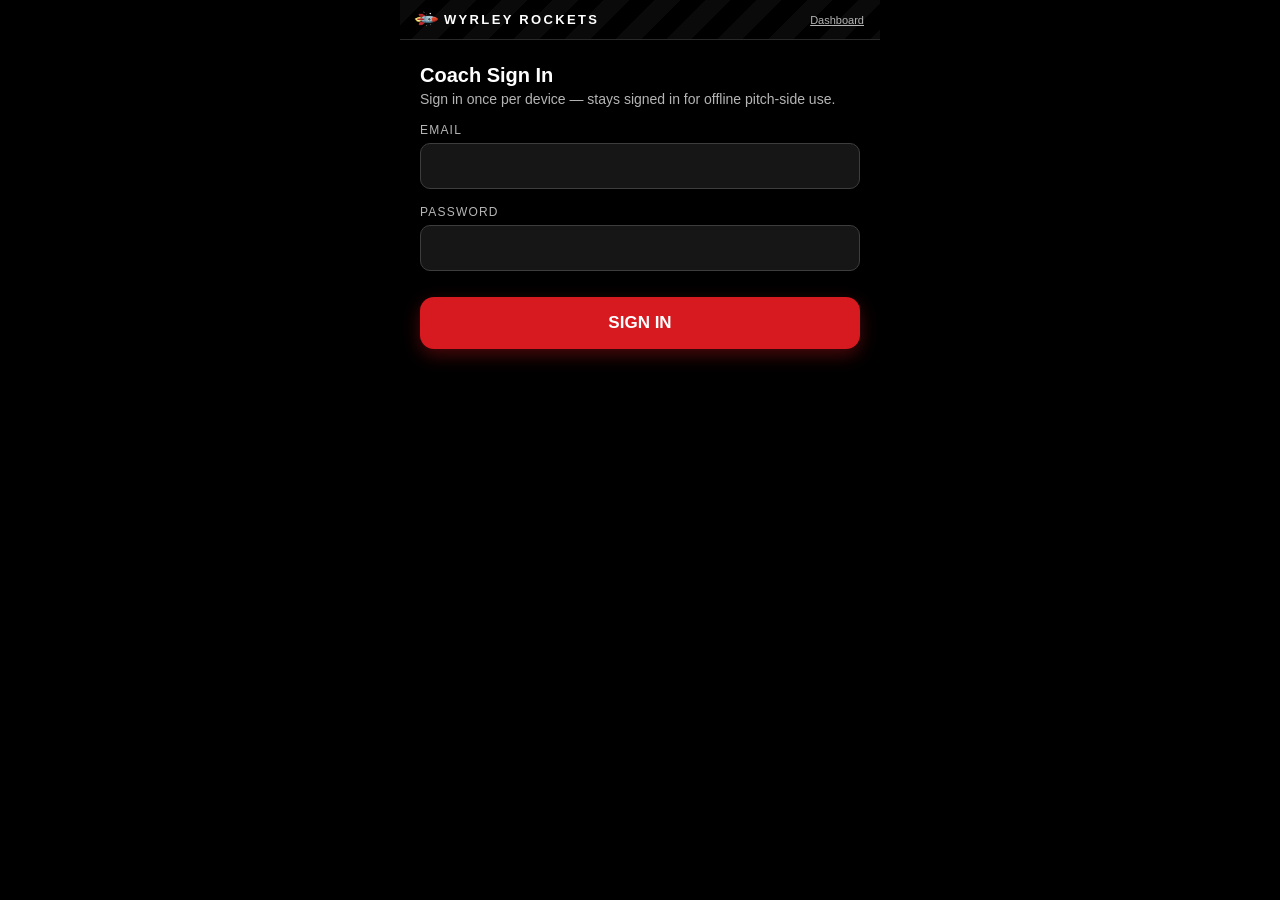
<file: index.html>
<!DOCTYPE html>
<html lang="en">
<head>
<meta charset="UTF-8" />
<meta http-equiv="refresh" content="0; url=/record/" />
<title>Redirecting…</title>
<script>location.replace("/record/");</script>
</head>
<body>
<p>Redirecting to <a href="/record/">the recorder</a>…</p>
</body>
</html>
</file>
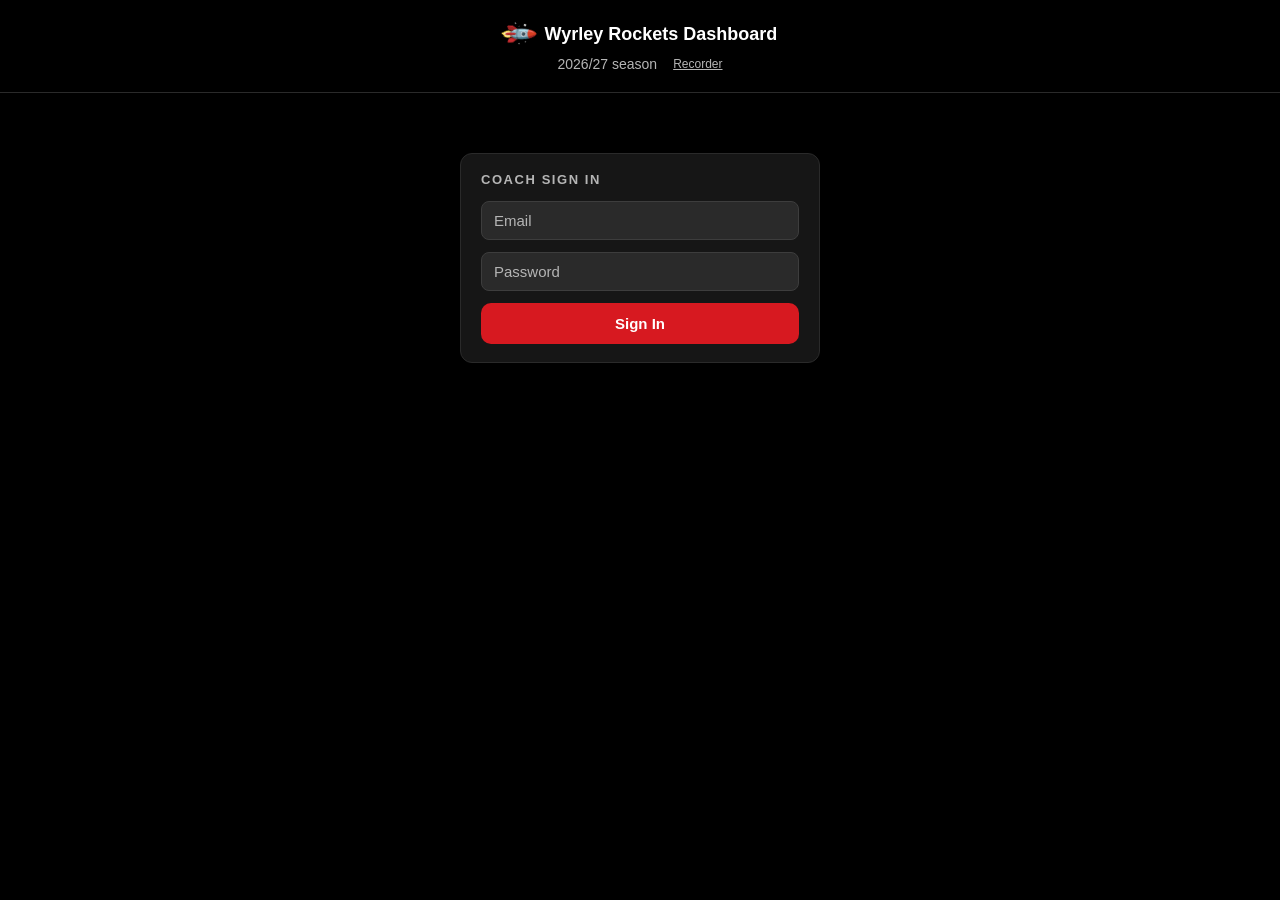
<file: dashboard/index.html>
<!DOCTYPE html>
<html lang="en">
<head>
<meta charset="UTF-8" />
<meta name="viewport" content="width=device-width, initial-scale=1" />
<title>Wyrley Rockets — Dashboard</title>
<link rel="icon" type="image/png" href="../record/icon-192.png" />
<style>
  :root {
    --void: #000000;
    --panel: #161616;
    --white: #ffffff;
    --silver: #b5b5b5;
    --steel: #2a2a2a;
    --steel-light: #3d3d3d;
    --red: #d71920;
    --red-dark: #a30f17;
    /* Second accent, alongside red — reserved for the Awards theme
       (trophy/gold) and the Draw badge, kept distinct from red so
       red's "us"/primary meaning stays unambiguous. */
    --gold: #e8b04b;
    --gold-dark: #b8842e;
    /* Win badge only. Dark enough for the white "W" to stay legible
       (~5:1, same as white on --red). */
    --green: #15803d;
  }
  * { box-sizing: border-box; }
  body {
    margin: 0;
    background: var(--void);
    color: var(--white);
    font-family: -apple-system, BlinkMacSystemFont, "Segoe UI", Roboto, sans-serif;
  }
  header {
    background: var(--void);
    color: var(--white);
    padding: 20px;
    border-bottom: 1px solid var(--steel);
    display: flex;
    flex-direction: column;
    align-items: center;
    gap: 8px;
  }
  .header-brand {
    display: flex;
    align-items: center;
    gap: 12px;
  }
  header .rocket { font-size: 24px; transform: rotate(45deg); }
  header h1 {
    margin: 0;
    font-size: 18px;
    font-weight: 700;
    white-space: nowrap;
  }
  header .season {
    color: var(--silver);
    font-size: 14px;
    flex-shrink: 0;
  }
  main {
    max-width: 900px;
    margin: 0 auto;
    padding: 24px 20px 60px;
  }
  .panel {
    background: var(--panel);
    border: 1px solid var(--steel);
    border-radius: 12px;
    padding: 18px 20px;
    margin-bottom: 24px;
  }
  /* --- Headline stat cards: matches played / goals scored / clean
     sheets / win rate. 2 columns per the reference layout, muted label
     above a large bold number - deliberately no per-card colour so the
     grid reads as one flat unit; red/gold stay reserved for Top
     Scorers' bars and the result badges elsewhere on the page. --- */
  .stat-grid {
    display: grid;
    grid-template-columns: 1fr 1fr;
    gap: 14px;
    margin-bottom: 24px;
  }
  .stat-card {
    background: var(--panel);
    border: 1px solid var(--steel);
    border-radius: 12px;
    padding: 20px;
  }
  .stat-card-label {
    font-size: 13px;
    color: var(--silver);
    margin-bottom: 8px;
  }
  .stat-card-value {
    font-size: 32px;
    font-weight: 700;
    color: var(--white);
    line-height: 1;
  }
  /* --- Top scorers: squad-number badge + name + proportional bar +
     count, sorted descending. Bar width is relative to the top
     scorer's count (first row = 100%). --- */
  .scorer-row {
    display: flex;
    align-items: center;
    gap: 12px;
    padding: 10px 0;
  }
  .scorer-row:not(:last-child) {
    border-bottom: 1px solid var(--steel);
  }
  .scorer-name {
    width: 92px;
    flex-shrink: 0;
    font-size: 15px;
    font-weight: 600;
    overflow: hidden;
    text-overflow: ellipsis;
    white-space: nowrap;
  }
  .scorer-bar-track {
    flex: 1;
    height: 8px;
    border-radius: 999px;
    background: var(--steel);
    overflow: hidden;
  }
  .scorer-bar-fill {
    height: 100%;
    background: var(--red);
    border-radius: 999px;
  }
  .scorer-count {
    width: 26px;
    flex-shrink: 0;
    text-align: right;
    font-size: 15px;
    font-weight: 700;
  }
  /* --- Recent results: compact row list (opponent left, result+score
     right) - a quick-glance summary above the full filterable Results
     table further down the page. --- */
  .recent-result-row {
    display: flex;
    align-items: center;
    justify-content: space-between;
    gap: 10px;
    background: var(--steel);
    border-radius: 10px;
    padding: 12px 14px;
    margin-bottom: 8px;
    font-size: 15px;
    font-weight: 600;
  }
  .recent-result-row:last-child { margin-bottom: 0; }
  .recent-result-score {
    display: flex;
    align-items: center;
    gap: 8px;
    flex-shrink: 0;
  }
  .panel h2 {
    font-size: 13px;
    text-transform: uppercase;
    letter-spacing: 0.12em;
    color: var(--silver);
    margin: 0 0 14px;
  }
  .panel h2.gold-heading { color: var(--gold); }
  .panel-header {
    display: flex;
    align-items: center;
    justify-content: space-between;
    flex-wrap: wrap;
    gap: 10px;
  }
  .panel-header h2 { margin: 0 0 14px; }
  .filters {
    display: flex;
    gap: 8px;
    flex-wrap: wrap;
    margin-bottom: 14px;
  }
  .filters select {
    padding: 6px 10px;
    border: 1px solid var(--steel-light);
    border-radius: 8px;
    background: var(--steel);
    color: var(--white);
    font-size: 13px;
    cursor: pointer;
  }
  .table-scroll {
    overflow-x: auto;
    -webkit-overflow-scrolling: touch;
  }
  table {
    width: 100%;
    border-collapse: collapse;
    font-size: 15px;
  }
  th, td {
    text-align: left;
    padding: 9px 6px;
    border-bottom: 1px solid var(--steel);
    white-space: nowrap;
  }
  th {
    color: var(--silver);
    font-weight: 600;
    font-size: 12px;
    text-transform: uppercase;
  }
  td.num, th.num { text-align: center; }
  .number-badge {
    display: inline-flex;
    align-items: center;
    justify-content: center;
    min-width: 22px;
    height: 22px;
    border-radius: 6px;
    background: var(--white);
    color: var(--void);
    font-size: 12px;
    font-weight: 800;
    margin-right: 8px;
  }
  .result-badge {
    display: inline-block;
    width: 22px;
    height: 22px;
    line-height: 22px;
    text-align: center;
    border-radius: 6px;
    font-weight: 700;
    font-size: 12px;
    color: var(--white);
  }
  .result-W { background: var(--green); }
  .result-D { background: var(--gold); color: var(--void); }
  .result-L { background: var(--red); }
  .award-pill {
    display: inline-block;
    padding: 3px 10px;
    border-radius: 999px;
    background: rgba(232, 176, 75, 0.15);
    color: var(--gold);
    font-size: 12px;
    font-weight: 700;
  }
  .empty-state {
    color: var(--silver);
    font-size: 14px;
    padding: 12px 0;
  }
  .chart-svg {
    width: 100%;
    height: auto;
    display: block;
    overflow: visible;
  }
  .chart-gridline {
    stroke: var(--steel);
    stroke-width: 1;
  }
  .chart-axis-text {
    font-size: 10px;
    fill: var(--silver);
    font-family: inherit;
  }
  .chart-bar {
    fill: var(--red);
  }
  .chart-bar:hover {
    fill: var(--gold);
  }
  .tabs {
    display: flex;
    gap: 4px;
    margin-bottom: 20px;
    border-bottom: 1px solid var(--steel);
  }
  .tab-btn {
    background: none;
    border: none;
    padding: 10px 14px;
    margin-bottom: -1px;
    font-size: 14px;
    font-weight: 600;
    color: var(--silver);
    cursor: pointer;
    border-bottom: 2px solid transparent;
  }
  .tab-btn.active {
    color: var(--white);
    border-bottom-color: var(--red);
  }
  .tab-panel.hidden { display: none; }
  .score-link {
    background: none;
    border: none;
    padding: 0;
    font: inherit;
    font-weight: inherit;
    color: var(--red);
    text-decoration: underline;
    text-decoration-style: dotted;
    text-underline-offset: 3px;
    cursor: pointer;
  }
  .score-link:hover { color: var(--gold); }
  .report-card {
    background: var(--steel);
    border: 1px solid var(--steel-light);
    border-radius: 10px;
    padding: 14px 16px;
    margin-bottom: 12px;
    transition: background-color 0.3s ease, border-color 0.3s ease;
  }
  .report-card.highlight {
    background-color: var(--steel-light);
    border-color: var(--red);
  }
  .report-card:last-child { margin-bottom: 0; }
  .report-card-header {
    display: flex;
    align-items: center;
    justify-content: space-between;
    gap: 10px;
    margin-bottom: 6px;
  }
  .report-card-meta {
    font-size: 12px;
    font-weight: 700;
    text-transform: uppercase;
    letter-spacing: 0.06em;
    color: var(--silver);
  }
  .copy-btn {
    flex-shrink: 0;
    padding: 5px 12px;
    border: 1px solid var(--steel-light);
    border-radius: 8px;
    background: var(--panel);
    color: var(--white);
    font-size: 12px;
    font-weight: 600;
    cursor: pointer;
  }
  .copy-btn:hover { background: var(--steel-light); }
  .copy-btn:disabled { color: var(--silver); cursor: default; }
  .report-card-text {
    margin: 0;
    font-size: 14px;
    line-height: 1.5;
    white-space: pre-wrap;
    color: var(--white);
  }
  .config-notice {
    background: var(--panel);
    border: 1px dashed var(--steel-light);
    border-radius: 10px;
    padding: 14px 16px;
    font-size: 14px;
    margin-bottom: 24px;
    color: var(--silver);
  }
  code {
    background: rgba(255,255,255,0.08);
    padding: 2px 5px;
    border-radius: 4px;
    color: var(--white);
  }
  .hidden { display: none !important; }
  .login-card {
    max-width: 360px;
    margin: 60px auto;
  }
  .login-card input {
    width: 100%;
    padding: 10px 12px;
    margin-bottom: 12px;
    border: 1px solid var(--steel-light);
    border-radius: 8px;
    font-size: 15px;
    box-sizing: border-box;
    background: var(--steel);
    color: var(--white);
  }
  .login-card input::placeholder { color: var(--silver); }
  .login-card button {
    width: 100%;
    padding: 12px;
    border: none;
    border-radius: 10px;
    background: var(--red);
    color: var(--white);
    font-weight: 700;
    font-size: 15px;
    cursor: pointer;
  }
  .login-card button:hover { background: var(--red-dark); }
  .login-card #login-error {
    background: var(--void);
    border: 1px solid var(--red);
    border-radius: 8px;
    color: var(--white);
    padding: 8px 10px;
    font-weight: 600;
  }
  .header-nav {
    display: flex;
    align-items: center;
    flex-wrap: wrap;
    justify-content: center;
    gap: 16px;
  }
  .recorder-link,
  .logout-link {
    background: none;
    border: none;
    color: var(--silver);
    font-size: 12px;
    text-decoration: underline;
    cursor: pointer;
  }
</style>
</head>
<body>
<header>
  <div class="header-brand">
    <span class="rocket">🚀</span>
    <h1>Wyrley Rockets Dashboard</h1>
  </div>
  <div class="header-nav">
    <span class="season" id="season-label"></span>
    <!-- Same-origin, no target="_blank" — as an installed PWA the recorder
         has no address bar to type into, so this needs to be an in-app
         link that stays within the standalone window rather than popping
         a full browser tab open. -->
    <a class="recorder-link" href="../record/">Recorder</a>
    <button type="button" class="logout-link hidden" id="logout-btn">Sign out</button>
  </div>
</header>

<div id="login-screen" class="panel login-card">
  <h2>Coach Sign In</h2>
  <input id="login-email" type="email" autocomplete="username" placeholder="Email" />
  <input id="login-password" type="password" autocomplete="current-password" placeholder="Password" />
  <p id="login-error" class="empty-state hidden"></p>
  <button id="login-btn">Sign In</button>
</div>

<main id="dashboard-content" class="hidden">
  <div id="config-notice" class="config-notice hidden">
    Add your Supabase URL and anon key at the top of <code>dashboard/app.js</code> to load live data.
  </div>

  <div class="tabs">
    <button type="button" class="tab-btn active" data-tab="overview">Overview</button>
    <button type="button" class="tab-btn" data-tab="reports">Match Reports</button>
  </div>

  <div id="tab-overview" class="tab-panel">
    <div class="stat-grid">
      <div class="stat-card">
        <div class="stat-card-label">Matches played</div>
        <div class="stat-card-value" id="stat-matches-played">0</div>
      </div>
      <div class="stat-card">
        <div class="stat-card-label">Goals scored</div>
        <div class="stat-card-value" id="stat-goals-scored">0</div>
      </div>
      <div class="stat-card">
        <div class="stat-card-label">Clean sheets</div>
        <div class="stat-card-value" id="stat-clean-sheets">0</div>
      </div>
      <div class="stat-card">
        <div class="stat-card-label">Win rate</div>
        <div class="stat-card-value" id="stat-win-rate">0%</div>
      </div>
    </div>

    <div class="panel">
      <h2>Top scorers</h2>
      <div id="top-scorers-list"></div>
      <div id="top-scorers-empty" class="empty-state hidden">No goals recorded yet.</div>
    </div>

    <div class="panel">
      <h2>Recent results</h2>
      <div id="recent-results-list"></div>
      <div id="recent-results-empty" class="empty-state hidden">No completed matches yet.</div>
    </div>

    <div class="panel">
      <h2>Goals per Match</h2>
      <svg id="goals-chart" class="chart-svg" viewBox="0 0 600 200"></svg>
      <div id="goals-chart-empty" class="empty-state hidden">No completed matches yet.</div>
    </div>

    <div class="panel">
      <h2>Player Stats</h2>
      <div class="table-scroll">
        <table id="stats-table">
          <thead>
            <tr><th>Player</th><th class="num">Apps</th><th class="num">Goals</th><th class="num">Assists</th><th class="num">Saves</th></tr>
          </thead>
          <tbody id="stats-body"></tbody>
        </table>
      </div>
      <div id="stats-empty" class="empty-state hidden">No matches recorded yet.</div>
    </div>

    <div class="panel">
      <div class="panel-header">
        <h2>All results</h2>
        <div class="filters">
          <select id="filter-venue">
            <option value="">All Venues</option>
          </select>
          <select id="filter-result">
            <option value="">All Results</option>
            <option value="W">Win</option>
            <option value="D">Draw</option>
            <option value="L">Loss</option>
          </select>
          <select id="filter-competition">
            <option value="">All Competitions</option>
            <option value="League">League</option>
            <option value="Cup">Cup</option>
            <option value="Friendly">Friendly</option>
            <option value="Tournament">Tournament</option>
          </select>
        </div>
      </div>
      <div class="table-scroll">
        <table id="results-table">
          <thead>
            <tr><th>Date</th><th>Opposition</th><th>Venue</th><th>Competition</th><th class="num">Score</th><th class="num">Result</th></tr>
          </thead>
          <tbody id="results-body"></tbody>
        </table>
      </div>
      <div id="results-empty" class="empty-state hidden">No completed matches yet.</div>
      <div id="results-filtered-empty" class="empty-state hidden">No results match the selected filters.</div>
    </div>

    <div class="panel">
      <div class="panel-header">
        <h2 class="gold-heading">🏆 Season Awards</h2>
        <div class="filters">
          <select id="filter-award-type">
            <option value="">All Awards</option>
            <option value="training_potw">Training POTW</option>
            <option value="managers_potw">Manager's POTW</option>
            <option value="parents_potw">Parents' POTW</option>
            <option value="player_of_month">Player of the Month</option>
          </select>
        </div>
      </div>
      <div class="table-scroll">
        <table id="awards-table">
          <thead>
            <tr><th>Date</th><th>Award</th><th>Player</th></tr>
          </thead>
          <tbody id="awards-body"></tbody>
        </table>
      </div>
      <div id="awards-empty" class="empty-state hidden">No awards recorded yet.</div>
      <div id="awards-filtered-empty" class="empty-state hidden">No awards match the selected filter.</div>
    </div>
  </div>

  <div id="tab-reports" class="tab-panel hidden">
    <div class="panel">
      <h2>Match Reports</h2>
      <div id="reports-list"></div>
      <div id="reports-empty" class="empty-state hidden">No match reports yet.</div>
    </div>
  </div>
</main>
<script src="app.js"></script>
</body>
</html>
</file>
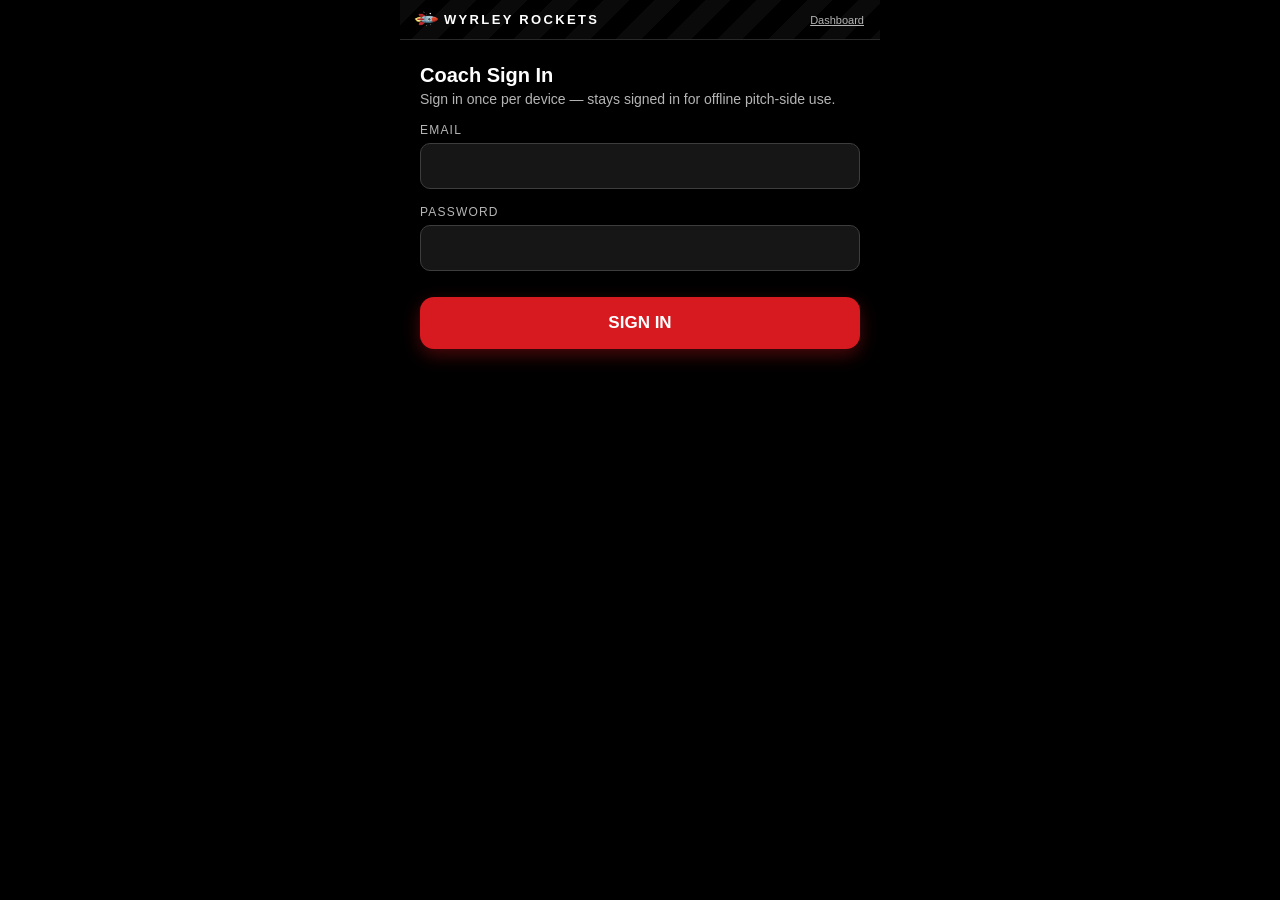
<file: record/index.html>
<!DOCTYPE html>
<html lang="en">
<head>
<meta charset="UTF-8" />
<meta name="viewport" content="width=device-width, initial-scale=1, viewport-fit=cover" />
<title>Wyrley Rockets — Matchday</title>
<link rel="manifest" href="manifest.json" />
<link rel="icon" type="image/png" href="icon-192.png" />
<meta name="theme-color" content="#000000" />
<!-- iOS Safari's "Add to Home Screen" has historically relied on these
     Apple-specific tags for standalone (no browser chrome) display and
     the home-screen title, rather than reading manifest.json the way
     Android/Chrome does — both are set so it works reliably either way.
     apple-touch-icon specifically needs a real PNG (SVG isn't reliably
     supported there), which is why this one's separate from icon.svg. -->
<meta name="apple-mobile-web-app-capable" content="yes" />
<meta name="apple-mobile-web-app-status-bar-style" content="black-translucent" />
<meta name="apple-mobile-web-app-title" content="Matchday" />
<link rel="apple-touch-icon" href="icon-180.png" />
<link rel="stylesheet" href="styles.css" />
</head>
<body>
<div class="app">

  <div class="brand-strip">
    <span class="brand-mark">🚀</span>
    <span class="brand-name">WYRLEY ROCKETS</span>
    <div class="brand-nav">
      <!-- Same-origin, no target="_blank" — installed standalone with no
           address bar, so this needs to stay an in-app link rather than
           popping a full browser tab open. Hidden during a live match
           (see btn-goal... kickoff handler in app.js) since match events
           only live in memory until End Match syncs them — navigating
           away mid-match would silently lose whatever's been recorded. -->
      <a class="dashboard-link" id="dashboard-link" href="../dashboard/">Dashboard</a>
      <button type="button" class="logout-link hidden" id="logout-btn">
        <svg class="icon" viewBox="0 0 24 24" fill="none" stroke="currentColor" stroke-width="2" stroke-linecap="round" stroke-linejoin="round"><path d="M9 4H5a1 1 0 0 0-1 1v14a1 1 0 0 0 1 1h4"/><polyline points="15 8 19 12 15 16"/><line x1="19" y1="12" x2="9" y2="12"/></svg>
        Sign out
      </button>
    </div>
  </div>

  <!-- LOGIN SCREEN -->
  <section id="login-screen" class="setup screen">
    <h1 class="screen-title">Coach Sign In</h1>
    <p class="screen-subtitle">Sign in once per device — stays signed in for offline pitch-side use.</p>

    <label for="login-email">Email</label>
    <input id="login-email" type="email" autocomplete="username" />

    <label for="login-password">Password</label>
    <input id="login-password" type="password" autocomplete="current-password" />

    <p class="error-banner hidden" id="login-error"></p>

    <button class="start-btn" id="login-btn">Sign In</button>
  </section>

  <!-- SETUP SCREEN -->
  <section id="setup" class="setup screen hidden">
    <h1 class="screen-title">New Match</h1>
    <p class="screen-subtitle">Set this up pitch-side before kick-off.</p>

    <label for="opposition">Opposition</label>
    <input id="opposition" type="text" placeholder="e.g. Riverside Rovers U10" />

    <label for="match-date">Date</label>
    <input id="match-date" type="date" />

    <label for="venue">Venue</label>
    <input id="venue" type="text" list="venue-suggestions" placeholder="e.g. Rushall" autocomplete="off" />
    <datalist id="venue-suggestions">
      <option value="Rushall"></option>
      <option value="Chasetown"></option>
      <option value="Bilston"></option>
      <option value="Home"></option>
      <option value="Away"></option>
    </datalist>

    <label for="competition">Competition</label>
    <select id="competition">
      <option value="League" selected>League</option>
      <option value="Cup">Cup</option>
      <option value="Friendly">Friendly</option>
      <option value="Tournament">Tournament</option>
    </select>

    <label>Squad</label>
    <button type="button" class="squad-link-btn" id="manage-squad-btn">
      <span>Manage Squad <span id="squad-count-badge">(0 players)</span></span>
      <svg class="icon" viewBox="0 0 24 24" fill="none" stroke="currentColor" stroke-width="2" stroke-linecap="round" stroke-linejoin="round"><polyline points="9 6 15 12 9 18"/></svg>
    </button>

    <button type="button" class="squad-link-btn" id="manage-awards-btn">
      <span>Awards</span>
      <svg class="icon" viewBox="0 0 24 24" fill="none" stroke="currentColor" stroke-width="2" stroke-linecap="round" stroke-linejoin="round"><polyline points="9 6 15 12 9 18"/></svg>
    </button>

    <label>Who's Playing Today?</label>
    <div class="today-squad-list" id="today-squad-list"></div>
    <p id="today-squad-empty" class="muted today-squad-empty hidden">Add players via Manage Squad first.</p>

    <button class="start-btn" id="start-match-btn">Kick Off</button>
  </section>

  <!-- SQUAD MANAGEMENT SCREEN -->
  <section id="squad-screen" class="squad-screen screen hidden">
    <div class="squad-header">
      <button class="back-btn" id="squad-back-btn"><svg class="icon" viewBox="0 0 24 24" fill="none" stroke="currentColor" stroke-width="2" stroke-linecap="round" stroke-linejoin="round"><polyline points="15 6 9 12 15 18"/></svg>
        Back
      </button>
      <h1 class="screen-title">Player Profiles</h1>
    </div>

    <div class="add-player-row">
      <input id="new-player-name" type="text" placeholder="Player name" />
      <input id="new-player-number" type="number" placeholder="#" min="1" max="99" />
      <button class="add-player-btn" id="add-player-btn">Add</button>
    </div>

    <div id="squad-list" class="squad-list"></div>
    <p class="squad-empty muted hidden" id="squad-empty">No players yet — add your squad above. This is saved on this device and reused every match.</p>
  </section>

  <!-- AWARDS SCREEN -->
  <section id="awards-screen" class="squad-screen screen hidden">
    <div class="squad-header">
      <button class="back-btn" id="awards-back-btn"><svg class="icon" viewBox="0 0 24 24" fill="none" stroke="currentColor" stroke-width="2" stroke-linecap="round" stroke-linejoin="round"><polyline points="15 6 9 12 15 18"/></svg>
        Back
      </button>
      <h1 class="screen-title">Awards</h1>
    </div>

    <label class="award-label" for="award-type">Award</label>
    <select class="award-field" id="award-type">
      <option value="training_potw">Training Player of the Week</option>
      <option value="managers_potw">Manager's Player of the Week</option>
      <option value="parents_potw">Parents' Player of the Week</option>
      <option value="player_of_month">Player of the Month</option>
    </select>

    <label class="award-label" for="award-period-date" id="award-period-label">Week ending</label>
    <input class="award-field" id="award-period-date" type="date" />
    <input class="award-field hidden" id="award-period-month" type="month" />

    <label class="award-label">Player</label>
    <button type="button" class="squad-link-btn" id="award-player-btn">Select player →</button>

    <button type="button" class="add-player-btn" id="save-award-btn" style="width:100%; margin-top:16px;">Save Award</button>
    <p class="error-banner hidden" id="award-error"></p>

    <label class="award-label" style="margin-top:24px;">Recent Awards</label>
    <div id="awards-list" class="squad-list"></div>
    <p class="squad-empty muted hidden" id="awards-empty">No awards recorded yet.</p>
  </section>

  <!-- MATCH SCREEN -->
  <section id="match-screen" class="match-screen screen hidden">
    <div class="scoreboard">
      <div class="fixture" id="fixture-label">Wyrley Rockets vs Them</div>
      <div class="score-row">
        <div class="digits" id="score-us">0</div>
        <div class="versus">–</div>
        <div class="digits" id="score-them">0</div>
      </div>
      <div class="clock" id="match-clock">00:00</div>
    </div>

    <div class="actions">
      <button class="action-btn goal-us" id="btn-goal-us"><svg class="icon" viewBox="0 0 24 24" fill="none" stroke="currentColor" stroke-width="2" stroke-linecap="round" stroke-linejoin="round"><path d="M12 3c2 1.8 3 4.5 3 7.3 0 1.7-.5 3.2-1.1 4.2h-3.8c-.6-1-1.1-2.5-1.1-4.2C9 7.5 10 4.8 12 3z"/><circle cx="12" cy="9.3" r="1.1" fill="currentColor" stroke="none"/><path d="M9 12.5l-2.2 1.6v2.4l2.8-1.3"/><path d="M15 12.5l2.2 1.6v2.4l-2.8-1.3"/><path d="M10.4 14.5v2.4c0 1.1.7 2.1 1.6 2.5.9-.4 1.6-1.4 1.6-2.5v-2.4"/></svg> Goal (Us)</button>
      <button class="action-btn save" id="btn-save"><svg class="icon" viewBox="0 0 24 24" fill="none" stroke="currentColor" stroke-width="2" stroke-linecap="round" stroke-linejoin="miter"><path d="M12 3L18 6L18 11Q18 17 12 20Q6 17 6 11L6 6Z"/></svg> Save</button>
      <button class="action-btn woodwork" id="btn-woodwork"><svg class="icon" viewBox="0 0 24 24" fill="none" stroke="currentColor" stroke-width="2" stroke-linecap="round" stroke-linejoin="round"><line x1="6" y1="20" x2="6" y2="6"/><line x1="18" y1="20" x2="18" y2="6"/><line x1="6" y1="6" x2="18" y2="6"/></svg> Woodwork</button>
      <button class="action-btn goal-them" id="btn-goal-them">Goal (Them)</button>
      <button class="action-btn pause-btn" id="btn-pause"><svg class="icon" viewBox="0 0 24 24" fill="none" stroke="currentColor" stroke-width="2" stroke-linecap="round" stroke-linejoin="round"><rect x="6" y="4" width="4" height="16" rx="1" fill="currentColor" stroke="none"/><rect x="14" y="4" width="4" height="16" rx="1" fill="currentColor" stroke="none"/></svg> Half Time</button>
      <button class="action-btn end-match" id="btn-end-match">End Match</button>
    </div>

    <div class="log">
      <h2>Match Events</h2>
      <div id="event-log"></div>
    </div>

    <div class="sync-status" id="sync-status">Saved on this device — will sync when online</div>
  </section>

  <!-- PLAYER PICKER SHEET -->
  <div class="sheet-backdrop hidden" id="picker-backdrop">
    <div class="sheet">
      <h3 id="picker-title">Who scored?</h3>
      <div id="picker-list"></div>
      <button class="sheet-skip" id="picker-skip">Skip / Unknown</button>
    </div>
  </div>

  <!-- END-OF-MATCH NOTES SHEET — shown once, after full_time is logged
       by the End Match handler, before the match actually syncs. -->
  <div class="sheet-backdrop hidden" id="notes-backdrop">
    <div class="sheet">
      <h3>Anything else to add?</h3>
      <textarea
        id="notes-textarea"
        class="notes-textarea"
        rows="4"
        placeholder="Optional — e.g. played a man short from the 20th minute, pitch was waterlogged..."
      ></textarea>
      <button class="sheet-skip" id="notes-finish-btn">Finish</button>
    </div>
  </div>

</div>

<script src="app.js"></script>
</body>
</html>
</file>
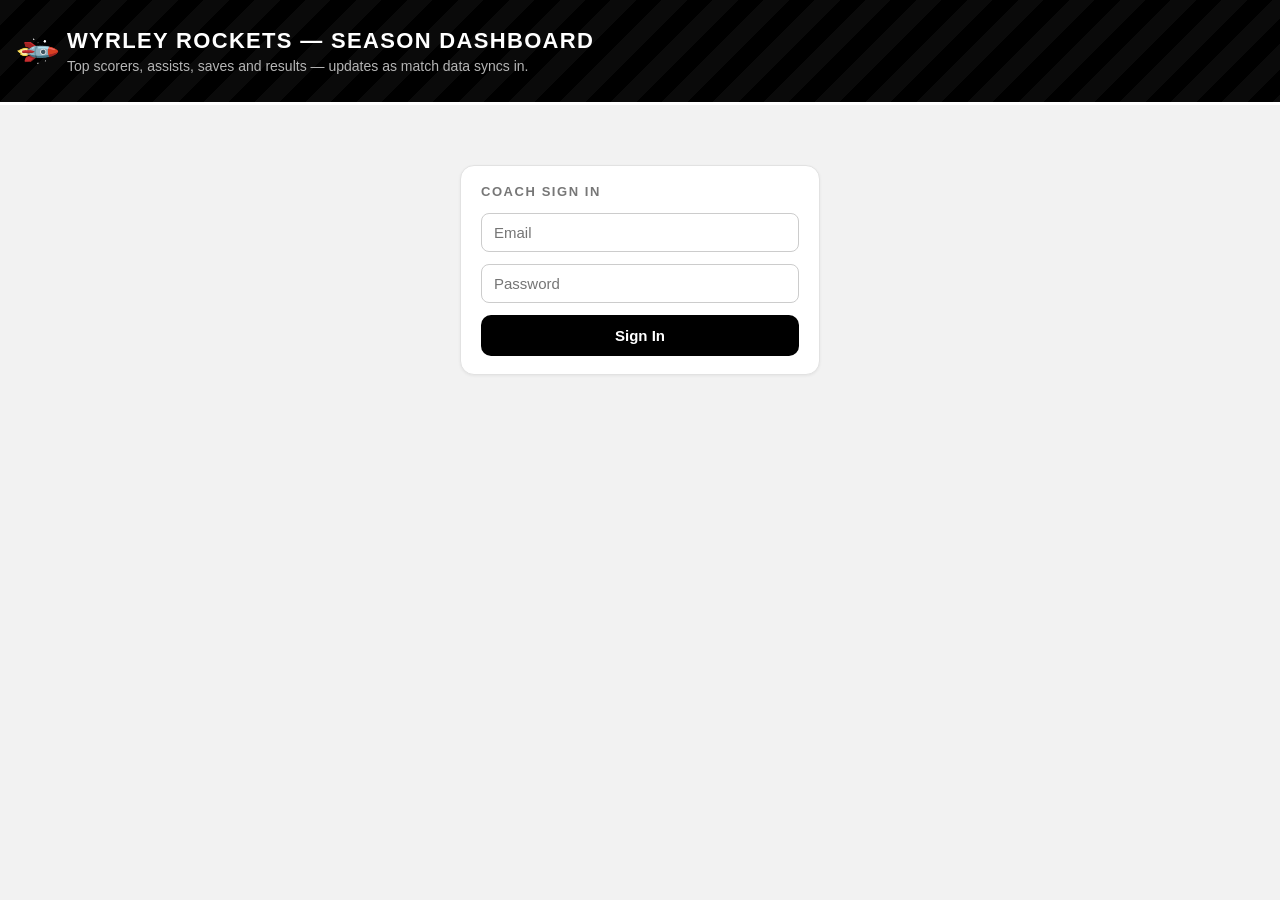
<file: mnt/user-data/outputs/kids-football-app/dashboard/index.html>
<!DOCTYPE html>
<html lang="en">
<head>
<meta charset="UTF-8" />
<meta name="viewport" content="width=device-width, initial-scale=1" />
<title>Wyrley Rockets — Dashboard</title>
<style>
  :root {
    --void: #000000;
    --panel: #161616;
    --white: #ffffff;
    --silver: #b5b5b5;
    --steel: #2a2a2a;
    --steel-light: #3d3d3d;
  }
  * { box-sizing: border-box; }
  body {
    margin: 0;
    background: #f2f2f2;
    color: var(--void);
    font-family: -apple-system, BlinkMacSystemFont, "Segoe UI", Roboto, sans-serif;
  }
  header {
    background: repeating-linear-gradient(135deg, #0a0a0a 0px, #0a0a0a 18px, #000000 18px, #000000 36px);
    color: var(--white);
    padding: 28px 20px;
    border-bottom: 3px solid var(--white);
    display: flex;
    align-items: center;
    gap: 12px;
  }
  header .rocket { font-size: 28px; transform: rotate(45deg); }
  header h1 {
    margin: 0;
    font-size: 22px;
    letter-spacing: 0.06em;
    text-transform: uppercase;
  }
  header p {
    margin: 4px 0 0;
    color: var(--silver);
    font-size: 14px;
  }
  main {
    max-width: 900px;
    margin: 0 auto;
    padding: 24px 20px 60px;
  }
  .panel {
    background: #fff;
    border: 1px solid #e2e2e2;
    border-radius: 14px;
    padding: 18px 20px;
    margin-bottom: 24px;
    box-shadow: 0 1px 3px rgba(0,0,0,0.06);
  }
  .panel h2 {
    font-size: 13px;
    text-transform: uppercase;
    letter-spacing: 0.12em;
    color: #777;
    margin: 0 0 14px;
  }
  table {
    width: 100%;
    border-collapse: collapse;
    font-size: 15px;
  }
  th, td {
    text-align: left;
    padding: 9px 6px;
    border-bottom: 1px solid #eee;
  }
  th {
    color: #888;
    font-weight: 600;
    font-size: 12px;
    text-transform: uppercase;
  }
  td.num, th.num { text-align: center; }
  .number-badge {
    display: inline-flex;
    align-items: center;
    justify-content: center;
    min-width: 22px;
    height: 22px;
    border-radius: 6px;
    background: var(--void);
    color: var(--white);
    font-size: 12px;
    font-weight: 800;
    margin-right: 8px;
  }
  .result-badge {
    display: inline-block;
    width: 22px;
    height: 22px;
    line-height: 22px;
    text-align: center;
    border-radius: 6px;
    font-weight: 700;
    font-size: 12px;
    color: #fff;
  }
  .result-W { background: #1a1a1a; }
  .result-D { background: #999; }
  .result-L { background: #ccc; color: #333; }
  .empty-state {
    color: #999;
    font-size: 14px;
    padding: 12px 0;
  }
  .config-notice {
    background: #fff;
    border: 1px dashed #999;
    border-radius: 10px;
    padding: 14px 16px;
    font-size: 14px;
    margin-bottom: 24px;
  }
  code {
    background: rgba(0,0,0,0.06);
    padding: 2px 5px;
    border-radius: 4px;
  }
  .hidden { display: none !important; }
  .login-card {
    max-width: 360px;
    margin: 60px auto;
  }
  .login-card input {
    width: 100%;
    padding: 10px 12px;
    margin-bottom: 12px;
    border: 1px solid #ccc;
    border-radius: 8px;
    font-size: 15px;
    box-sizing: border-box;
  }
  .login-card button {
    width: 100%;
    padding: 12px;
    border: none;
    border-radius: 10px;
    background: var(--void);
    color: var(--white);
    font-weight: 700;
    font-size: 15px;
    cursor: pointer;
  }
  .logout-link {
    margin-left: auto;
    background: none;
    border: none;
    color: var(--silver);
    font-size: 12px;
    text-decoration: underline;
    cursor: pointer;
  }
</style>
</head>
<body>
<header>
  <span class="rocket">🚀</span>
  <div>
    <h1>Wyrley Rockets — Season Dashboard</h1>
    <p>Top scorers, assists, saves and results — updates as match data syncs in.</p>
  </div>
  <button type="button" class="logout-link hidden" id="logout-btn">Sign out</button>
</header>

<div id="login-screen" class="panel login-card">
  <h2>Coach Sign In</h2>
  <input id="login-email" type="email" autocomplete="username" placeholder="Email" />
  <input id="login-password" type="password" autocomplete="current-password" placeholder="Password" />
  <p id="login-error" class="empty-state hidden"></p>
  <button id="login-btn">Sign In</button>
</div>

<main id="dashboard-content" class="hidden">
  <div id="config-notice" class="config-notice hidden">
    Add your Supabase URL and anon key at the top of <code>dashboard/app.js</code> to load live data.
  </div>

  <div class="panel">
    <h2>Player Stats</h2>
    <table id="stats-table">
      <thead>
        <tr><th>Player</th><th class="num">Apps</th><th class="num">Goals</th><th class="num">Assists</th><th class="num">Saves</th></tr>
      </thead>
      <tbody id="stats-body"></tbody>
    </table>
    <div id="stats-empty" class="empty-state hidden">No matches recorded yet.</div>
  </div>

  <div class="panel">
    <h2>Results</h2>
    <table id="results-table">
      <thead>
        <tr><th>Date</th><th>Opposition</th><th>Venue</th><th class="num">Score</th><th class="num">Result</th></tr>
      </thead>
      <tbody id="results-body"></tbody>
    </table>
    <div id="results-empty" class="empty-state hidden">No completed matches yet.</div>
  </div>
</main>
<script src="app.js"></script>
</body>
</html>
</file>
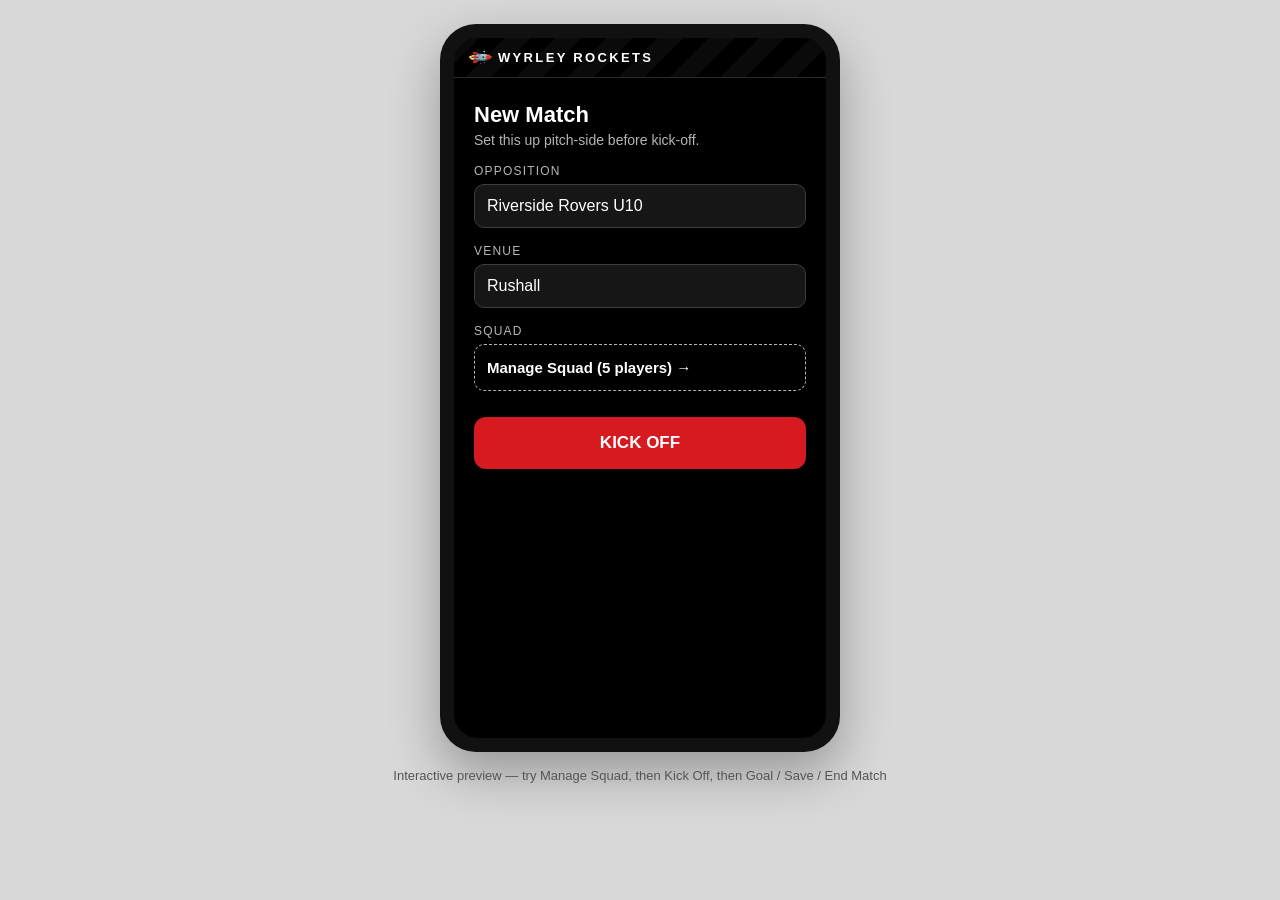
<file: preview.html>
<!DOCTYPE html>
<html lang="en">
<head>
<meta charset="UTF-8" />
<meta name="viewport" content="width=device-width, initial-scale=1, viewport-fit=cover" />
<title>Wyrley Rockets — Matchday Preview</title>
<style>
:root {
  --void: #000000; --panel: #161616; --white: #ffffff; --silver: #b5b5b5; --steel: #2a2a2a; --steel-light: #3d3d3d;
  --red: #d71920; --red-dark: #a30f17;
}
* { box-sizing: border-box; }
html, body { margin: 0; padding: 0; background: #d8d8d8; font-family: -apple-system, BlinkMacSystemFont, "Segoe UI", Roboto, sans-serif; -webkit-tap-highlight-color: transparent; }
.phone-frame { max-width: 400px; margin: 24px auto; border-radius: 36px; background: #111; padding: 14px; box-shadow: 0 20px 50px rgba(0,0,0,0.3); }
.app { background: var(--void); color: var(--white); border-radius: 24px; overflow: hidden; min-height: 700px; display: flex; flex-direction: column; position: relative; }
.muted { color: var(--silver); }
.brand-strip { background: repeating-linear-gradient(135deg, #0a0a0a 0px, #0a0a0a 18px, #000000 18px, #000000 36px); border-bottom: 1px solid var(--steel); padding: 10px 16px; display: flex; align-items: center; gap: 8px; }
.brand-mark { font-size: 16px; transform: rotate(45deg); display: inline-block; }
.brand-name { font-size: 13px; font-weight: 800; letter-spacing: 0.18em; color: var(--white); }
.scoreboard { background: var(--panel); border-bottom: 3px solid var(--red); padding: 18px 16px 22px; text-align: center; position: relative; }
.scoreboard::before { content: ""; position: absolute; top: 0; left: 0; right: 0; height: 3px; background: repeating-linear-gradient(90deg, var(--white) 0 10px, transparent 10px 20px); opacity: 0.5; }
.scoreboard .fixture { font-size: 13px; letter-spacing: 0.14em; text-transform: uppercase; color: var(--silver); margin-bottom: 10px; font-weight: 600; }
.scoreboard .score-row { display: flex; align-items: center; justify-content: center; gap: 18px; }
.scoreboard .digits { font-family: "Courier New", Courier, monospace; font-variant-numeric: tabular-nums; font-weight: 700; font-size: 56px; color: var(--white); text-shadow: 0 0 14px rgba(255,255,255,0.35); min-width: 1.2em; }
.scoreboard #score-us { color: var(--red); text-shadow: 0 0 14px rgba(215,25,32,0.5); }
.scoreboard .versus { font-size: 20px; color: var(--silver); font-weight: 700; }
.scoreboard .clock { margin-top: 10px; font-family: "Courier New", Courier, monospace; font-size: 15px; color: var(--silver); letter-spacing: 0.08em; }
.actions { padding: 20px 16px; display: grid; grid-template-columns: 1fr 1fr; gap: 14px; }
.action-btn { border: none; border-radius: 14px; padding: 26px 12px; font-size: 18px; font-weight: 800; letter-spacing: 0.02em; text-transform: uppercase; cursor: pointer; transition: transform 0.08s ease, filter 0.15s ease; }
.action-btn:active { transform: scale(0.96); filter: brightness(0.85); }
.action-btn.goal-us { background: var(--red); color: var(--white); grid-column: span 2; }
.action-btn.save { background: var(--steel); color: var(--white); border: 1px solid var(--steel-light); }
.action-btn.goal-them { background: var(--void); color: var(--white); border: 2px dashed var(--silver); }
.action-btn.end-match { background: transparent; color: var(--silver); border: 1px solid var(--silver); grid-column: span 2; font-weight: 700; }
.log { flex: 1; padding: 4px 16px 24px; overflow-y: auto; max-height: 180px; }
.log h2 { font-size: 12px; letter-spacing: 0.14em; text-transform: uppercase; color: var(--silver); margin: 12px 0 8px; }
.log-entry { display: flex; align-items: center; gap: 10px; background: var(--panel); border: 1px solid var(--steel); border-radius: 10px; padding: 10px 12px; margin-bottom: 8px; font-size: 15px; }
.log-entry .minute { font-family: "Courier New", monospace; color: var(--white); font-weight: 700; min-width: 34px; }
.log-entry .undo { margin-left: auto; background: none; border: none; color: var(--silver); font-size: 13px; text-decoration: underline; cursor: pointer; }
.sync-status { text-align: center; font-size: 12px; color: var(--silver); padding: 6px 0 14px; }
.sheet-backdrop { position: absolute; inset: 0; background: rgba(0,0,0,0.8); display: flex; align-items: flex-end; z-index: 20; border-radius: 24px; }
.sheet-backdrop.hidden { display: none; }
.sheet { background: var(--white); color: var(--void); width: 100%; border-radius: 18px 18px 0 0; padding: 20px 16px 24px; max-height: 70%; overflow-y: auto; }
.sheet h3 { margin: 0 0 14px; font-size: 15px; text-transform: uppercase; letter-spacing: 0.1em; color: #666; }
.player-option { width: 100%; text-align: left; padding: 14px 12px; border: none; border-bottom: 1px solid rgba(0,0,0,0.08); background: none; font-size: 17px; font-weight: 600; color: var(--void); cursor: pointer; display: flex; align-items: center; gap: 10px; }
.player-option .number-badge { display: inline-flex; align-items: center; justify-content: center; min-width: 26px; height: 26px; border-radius: 6px; background: var(--void); color: var(--white); font-size: 13px; font-weight: 800; }
.player-option:active { background: rgba(0,0,0,0.06); }
.sheet-skip { width: 100%; margin-top: 10px; padding: 14px; border-radius: 10px; border: none; background: var(--void); color: var(--white); font-weight: 700; cursor: pointer; }
.setup { padding: 24px 20px; }
.setup label { display: block; font-size: 12px; text-transform: uppercase; letter-spacing: 0.1em; color: var(--silver); margin: 16px 0 6px; }
.setup input, .setup select { width: 100%; padding: 12px; border-radius: 10px; border: 1px solid var(--steel-light); background: var(--panel); color: var(--white); font-size: 16px; }
.setup .start-btn { margin-top: 26px; width: 100%; padding: 16px; border-radius: 12px; border: none; background: var(--red); color: var(--white); font-weight: 800; font-size: 17px; text-transform: uppercase; cursor: pointer; }
.squad-link-btn { width: 100%; padding: 14px 12px; border-radius: 10px; border: 1px dashed var(--silver); background: transparent; color: var(--white); font-size: 15px; font-weight: 700; text-align: left; cursor: pointer; }
.squad-screen { padding: 20px 20px 24px; flex: 1; display: flex; flex-direction: column; }
.squad-header { display: flex; align-items: center; gap: 14px; margin-bottom: 18px; }
.back-btn { background: none; border: none; color: var(--white); font-size: 15px; font-weight: 700; cursor: pointer; padding: 0; }
.add-player-row { display: flex; gap: 8px; margin-bottom: 18px; }
.add-player-row input { padding: 12px; border-radius: 10px; border: 1px solid var(--steel-light); background: var(--panel); color: var(--white); font-size: 15px; }
#new-player-name { flex: 1; min-width: 0; }
#new-player-number { width: 64px; }
.add-player-btn { padding: 12px 16px; border-radius: 10px; border: none; background: var(--red); color: var(--white); font-weight: 800; cursor: pointer; }
.squad-list { flex: 1; overflow-y: auto; }
.squad-item { display: flex; align-items: center; gap: 12px; background: var(--panel); border: 1px solid var(--steel); border-radius: 10px; padding: 12px 14px; margin-bottom: 8px; }
.squad-item .number-badge { display: inline-flex; align-items: center; justify-content: center; min-width: 30px; height: 30px; border-radius: 8px; background: var(--white); color: var(--void); font-weight: 800; font-size: 14px; }
.squad-item .player-name { flex: 1; font-size: 16px; font-weight: 600; }
.squad-item .remove-btn { background: none; border: none; color: var(--silver); font-size: 13px; text-decoration: underline; cursor: pointer; }
.squad-empty { font-size: 14px; padding: 16px 4px; line-height: 1.5; }
.hidden { display: none !important; }
.caption { text-align: center; color: #555; font-size: 13px; margin-top: -8px; padding-bottom: 20px; }
</style>
</head>
<body>

<div class="phone-frame">
  <div class="app">

    <div class="brand-strip">
      <span class="brand-mark">🚀</span>
      <span class="brand-name">WYRLEY ROCKETS</span>
    </div>

    <section id="setup" class="setup">
      <h1 style="font-size:22px; margin:0 0 4px;">New Match</h1>
      <p class="muted" style="margin:0; font-size:14px;">Set this up pitch-side before kick-off.</p>
      <label>Opposition</label>
      <input id="opposition" type="text" value="Riverside Rovers U10" />
      <label>Venue</label>
      <input id="venue" type="text" list="venue-suggestions" placeholder="e.g. Rushall" value="Rushall" />
      <datalist id="venue-suggestions">
        <option value="Rushall"></option>
        <option value="Chasetown"></option>
        <option value="Bilston"></option>
        <option value="Home"></option>
        <option value="Away"></option>
      </datalist>
      <label>Squad</label>
      <button type="button" class="squad-link-btn" id="manage-squad-btn">Manage Squad <span id="squad-count-badge">(5 players)</span> →</button>
      <button class="start-btn" id="start-match-btn">Kick Off</button>
    </section>

    <section id="squad-screen" class="squad-screen hidden">
      <div class="squad-header">
        <button class="back-btn" id="squad-back-btn">← Back</button>
        <h1 style="font-size:20px; margin:0;">Player Profiles</h1>
      </div>
      <div class="add-player-row">
        <input id="new-player-name" type="text" placeholder="Player name" />
        <input id="new-player-number" type="number" placeholder="#" min="1" max="99" />
        <button class="add-player-btn" id="add-player-btn">Add</button>
      </div>
      <div id="squad-list" class="squad-list"></div>
    </section>

    <section id="match-screen" class="hidden" style="display:flex; flex-direction:column; flex:1;">
      <div class="scoreboard">
        <div class="fixture" id="fixture-label">Wyrley Rockets vs Them</div>
        <div class="score-row">
          <div class="digits" id="score-us">0</div>
          <div class="versus">–</div>
          <div class="digits" id="score-them">0</div>
        </div>
        <div class="clock" id="match-clock">12:00</div>
      </div>
      <div class="actions">
        <button class="action-btn goal-us" id="btn-goal-us">🚀 Goal (Us)</button>
        <button class="action-btn save" id="btn-save">🧤 Save</button>
        <button class="action-btn goal-them" id="btn-goal-them">Goal (Them)</button>
        <button class="action-btn end-match" id="btn-end-match">End Match</button>
      </div>
      <div class="log">
        <h2>Match Events</h2>
        <div id="event-log"></div>
      </div>
      <div class="sync-status" id="sync-status">Saved on this device — will sync when online</div>
    </section>

    <div class="sheet-backdrop hidden" id="picker-backdrop">
      <div class="sheet">
        <h3 id="picker-title">Who scored?</h3>
        <div id="picker-list"></div>
        <button class="sheet-skip" id="picker-skip">Skip / Unknown</button>
      </div>
    </div>

  </div>
</div>
<p class="caption">Interactive preview — try Manage Squad, then Kick Off, then Goal / Save / End Match</p>

<script>
let squad = [
  { id: "1", name: "Alfie", number: 9 },
  { id: "2", name: "Ben", number: 7 },
  { id: "3", name: "Zara", number: 10 },
  { id: "4", name: "Priya", number: 1 },
  { id: "5", name: "Sam", number: 4 },
];
let match = null;
let pendingAction = null;
let minuteCounter = 12;

function renderSquadList() {
  const list = document.getElementById("squad-list");
  list.innerHTML = "";
  squad.slice().sort((a,b) => (a.number??99)-(b.number??99)).forEach(p => {
    const row = document.createElement("div");
    row.className = "squad-item";
    row.innerHTML = `<span class="number-badge">${p.number ?? "-"}</span><span class="player-name">${p.name}</span><button class="remove-btn" data-id="${p.id}">remove</button>`;
    list.appendChild(row);
  });
  list.querySelectorAll(".remove-btn").forEach(btn => btn.addEventListener("click", () => {
    squad = squad.filter(p => p.id !== btn.dataset.id);
    renderSquadList(); updateBadge();
  }));
}
function updateBadge() {
  document.getElementById("squad-count-badge").textContent = `(${squad.length} player${squad.length===1?"":"s"})`;
}
document.getElementById("add-player-btn").addEventListener("click", () => {
  const nameInput = document.getElementById("new-player-name");
  const numberInput = document.getElementById("new-player-number");
  const name = nameInput.value.trim();
  if (!name) return;
  squad.push({ id: crypto.randomUUID(), name, number: numberInput.value ? parseInt(numberInput.value,10) : null });
  nameInput.value = ""; numberInput.value = ""; nameInput.focus();
  renderSquadList(); updateBadge();
});
document.getElementById("manage-squad-btn").addEventListener("click", () => {
  document.getElementById("setup").classList.add("hidden");
  document.getElementById("squad-screen").classList.remove("hidden");
});
document.getElementById("squad-back-btn").addEventListener("click", () => {
  document.getElementById("squad-screen").classList.add("hidden");
  document.getElementById("setup").classList.remove("hidden");
});
renderSquadList(); updateBadge();

document.getElementById("start-match-btn").addEventListener("click", () => {
  const opposition = document.getElementById("opposition").value.trim() || "Opposition";
  const venue = document.getElementById("venue").value.trim() || "Venue TBC";
  match = { opposition, venue, our_score: 0, their_score: 0, events: [] };
  document.getElementById("setup").classList.add("hidden");
  document.getElementById("match-screen").classList.remove("hidden");
  document.getElementById("fixture-label").textContent =
    venue.toLowerCase() === "away" ? `${opposition} vs Wyrley Rockets` : `Wyrley Rockets vs ${opposition}`;
  renderScore(); renderLog();
});
function renderScore() {
  document.getElementById("score-us").textContent = match.our_score;
  document.getElementById("score-them").textContent = match.their_score;
}
function describeEvent(e) {
  if (e.type === "goal") return e.assist ? `Goal — ${e.player} (assist: ${e.assist})` : `Goal — ${e.player || "Unknown"}`;
  if (e.type === "goal_them") return "Goal conceded";
  if (e.type === "save") return `Save — ${e.player || "Unknown"}`;
}
function renderLog() {
  const log = document.getElementById("event-log");
  log.innerHTML = "";
  [...match.events].reverse().forEach(e => {
    const row = document.createElement("div");
    row.className = "log-entry";
    row.innerHTML = `<span class="minute">${e.minute}'</span><span>${describeEvent(e)}</span><button class="undo" data-id="${e.id}">undo</button>`;
    log.appendChild(row);
  });
  log.querySelectorAll(".undo").forEach(btn => btn.addEventListener("click", () => undo(btn.dataset.id)));
}
function undo(id) {
  const idx = match.events.findIndex(e => e.id === id);
  if (idx === -1) return;
  const [removed] = match.events.splice(idx, 1);
  if (removed.type === "goal") match.our_score--;
  if (removed.type === "goal_them") match.their_score--;
  renderScore(); renderLog();
}
function openPicker(title, onPick) {
  pendingAction = onPick;
  document.getElementById("picker-title").textContent = title;
  const list = document.getElementById("picker-list");
  list.innerHTML = "";
  squad.slice().sort((a,b)=>(a.number??99)-(b.number??99)).forEach(p => {
    const btn = document.createElement("button");
    btn.className = "player-option";
    btn.innerHTML = `<span class="number-badge">${p.number ?? "-"}</span><span>${p.name}</span>`;
    btn.addEventListener("click", () => { closePicker(); onPick(p.name); });
    list.appendChild(btn);
  });
  document.getElementById("picker-backdrop").classList.remove("hidden");
}
function closePicker() { document.getElementById("picker-backdrop").classList.add("hidden"); }
document.getElementById("picker-skip").addEventListener("click", () => { closePicker(); if (pendingAction) pendingAction(null); });
document.getElementById("btn-goal-us").addEventListener("click", () => {
  match.our_score++; renderScore();
  openPicker("Who scored?", scorer => {
    const event = { id: crypto.randomUUID(), type: "goal", player: scorer, assist: null, minute: minuteCounter++ };
    match.events.push(event); renderLog();
    if (scorer) openPicker("Assist? (optional)", assister => { event.assist = assister; renderLog(); });
  });
});
document.getElementById("btn-save").addEventListener("click", () => {
  openPicker("Who made the save?", keeper => {
    match.events.push({ id: crypto.randomUUID(), type: "save", player: keeper, minute: minuteCounter++ });
    renderLog();
  });
});
document.getElementById("btn-goal-them").addEventListener("click", () => {
  match.their_score++;
  match.events.push({ id: crypto.randomUUID(), type: "goal_them", player: null, minute: minuteCounter++ });
  renderScore(); renderLog();
});
document.getElementById("btn-end-match").addEventListener("click", () => {
  document.getElementById("sync-status").textContent = `Final: Wyrley Rockets ${match.our_score} – ${match.their_score} ${match.opposition}. Saved ✓`;
});
</script>
</body>
</html>
</file>
<file: record/styles.css>
/* Wyrley Rockets — Matchday Recorder
   Design tokens — black, white & grey base with red as the one accent
   colour (added when the club crest came in), rocket-launch motif.
   Palette: void #000000 (base), panel #161616 (surfaces), white #FFFFFF (primary),
            silver #B5B5B5 (secondary text), steel #2A2A2A (borders/dividers),
            red #D71920 (accent — "our team"/primary-action colour; used
            deliberately, not scattered: Goal (Us), our score digit, the
            scoreboard's frame, and primary CTAs. "Them"/secondary actions
            stay on the neutral white/grey so the two read distinctly at
            a glance during a live match.)
   Type: display = condensed system bold (scoreboard signage feel),
         body = system-ui, digits = tabular monospace (LED scoreboard)
   Signature: scoreboard panel with a rocket-trail chevron border; the brand
   strip carries a diagonal "vapour trail" stripe texture (white on black).
*/

:root {
  --void: #000000;
  --panel: #161616;
  --white: #ffffff;
  --silver: #b5b5b5;
  --steel: #2a2a2a;
  --steel-light: #3d3d3d;
  --red: #d71920;
  --red-dark: #a30f17;

  /* Radius scale — was scattered literal values (6/8/10/12/14/18px)
     with no clear system; consolidated to four sizes used consistently. */
  --radius-sm: 8px;
  --radius-md: 10px;
  --radius-lg: 14px;
  --radius-xl: 18px;
}

* {
  box-sizing: border-box;
}

html, body {
  margin: 0;
  padding: 0;
  background: var(--void);
  color: var(--white);
  font-family: -apple-system, BlinkMacSystemFont, "Segoe UI", Roboto, sans-serif;
  height: 100%;
  -webkit-tap-highlight-color: transparent;
  /* Stops a pitch-side swipe-down from triggering the browser's
     pull-to-refresh mid-match (only relevant in a regular browser tab —
     harmless once installed to the home screen, where this gesture
     doesn't exist anyway). */
  overscroll-behavior-y: contain;
}

body {
  /* Bottom was already covered; top wasn't — apple-mobile-web-app-
     status-bar-style=black-translucent (see index.html) makes content
     draw underneath the status bar/notch once installed, so the top
     inset needs the same treatment or the brand strip sits partly
     under it. */
  padding-top: env(safe-area-inset-top);
  padding-bottom: env(safe-area-inset-bottom);
}

.app {
  max-width: 480px;
  margin: 0 auto;
  min-height: 100vh;
  /* 100vh includes the space behind a mobile browser's collapsing
     address bar, so content can need a scroll to reach the bottom
     (e.g. End Match) even when it "should" fit. 100dvh tracks the
     actually-visible viewport instead — browsers that don't support it
     just ignore this line and keep the 100vh fallback above. */
  min-height: 100dvh;
  display: flex;
  flex-direction: column;
}

.muted {
  color: var(--silver);
}

.screen-title {
  font-size: 20px;
  font-weight: 700;
  margin: 0 0 4px;
}

.screen-subtitle {
  margin: 0;
  font-size: 14px;
  color: var(--silver);
}

.squad-header .screen-title {
  margin: 0;
}

/* --- Interaction states, applied consistently across every button/
   input/select rather than only the match-screen action buttons —
   previously most controls gave zero visual feedback on tap. --- */
button, input, select {
  transition: transform 0.08s ease, filter 0.15s ease, border-color 0.15s ease;
  /* Removes the double-tap-to-zoom gesture and the ~300ms tap delay —
     matters most on the match-screen action buttons, which get tapped
     rapidly and in succession pitch-side. */
  touch-action: manipulation;
}

button:active {
  transform: scale(0.97);
  filter: brightness(0.85);
}

button:disabled {
  opacity: 0.5;
  cursor: default;
}

input:focus-visible, select:focus-visible, button:focus-visible {
  outline: 2px solid var(--white);
  outline-offset: 2px;
}

/* --- Brand strip: diagonal vapour-trail texture --- */
.brand-strip {
  background: repeating-linear-gradient(
    135deg,
    #0a0a0a 0px, #0a0a0a 18px,
    #000000 18px, #000000 36px
  );
  border-bottom: 1px solid var(--steel);
  padding: 10px 16px;
  display: flex;
  align-items: center;
  flex-wrap: wrap;
  row-gap: 6px;
  gap: 8px;
}

.brand-mark {
  font-size: 16px;
  transform: rotate(45deg);
  display: inline-block;
}

.brand-name {
  font-size: 13px;
  font-weight: 800;
  letter-spacing: 0.18em;
  color: var(--white);
}

.brand-nav {
  margin-left: auto;
  display: flex;
  align-items: center;
  gap: 14px;
}

.dashboard-link,
.logout-link {
  display: inline-flex;
  align-items: center;
  gap: 5px;
  background: none;
  border: none;
  color: var(--silver);
  font-size: 11px;
  text-decoration: underline;
  cursor: pointer;
}

.logout-link .icon {
  width: 13px;
  height: 13px;
}

.match-screen {
  display: flex;
  flex-direction: column;
  flex: 1;
}

/* --- Scoreboard signature element --- */
.scoreboard {
  background: var(--panel);
  border-bottom: 3px solid var(--red);
  padding: 18px 16px 22px;
  text-align: center;
  position: relative;
}

.scoreboard::before {
  content: "";
  position: absolute;
  top: 0; left: 0; right: 0;
  height: 3px;
  background: repeating-linear-gradient(
    90deg, var(--white) 0 10px, transparent 10px 20px
  );
  opacity: 0.5;
}

.scoreboard .fixture {
  font-size: 13px;
  letter-spacing: 0.14em;
  text-transform: uppercase;
  color: var(--silver);
  margin-bottom: 10px;
  font-weight: 600;
}

.scoreboard .score-row {
  display: flex;
  align-items: center;
  justify-content: center;
  gap: 18px;
}

.scoreboard .digits {
  font-family: "Courier New", Courier, monospace;
  font-variant-numeric: tabular-nums;
  font-weight: 700;
  font-size: 56px;
  color: var(--white);
  text-shadow: 0 0 14px rgba(255, 255, 255, 0.35);
  min-width: 1.2em;
}

/* Our score reads in the team's red; theirs stays neutral white — same
   at-a-glance distinction as the Goal (Us)/Goal (Them) buttons below. */
.scoreboard #score-us {
  color: var(--red);
  text-shadow: 0 0 14px rgba(215, 25, 32, 0.5);
}

.scoreboard .versus {
  font-size: 20px;
  color: var(--silver);
  font-weight: 700;
}

.scoreboard .clock {
  margin-top: 10px;
  font-family: "Courier New", Courier, monospace;
  font-size: 15px;
  color: var(--silver);
  letter-spacing: 0.08em;
}

/* --- Action grid --- */
.actions {
  padding: 20px 16px;
  display: grid;
  grid-template-columns: 1fr 1fr 1fr;
  gap: 14px;
}

.action-btn {
  display: flex;
  align-items: center;
  justify-content: center;
  gap: 8px;
  border: none;
  border-radius: var(--radius-lg);
  padding: 26px 12px;
  font-size: 18px;
  font-weight: 800;
  letter-spacing: 0.02em;
  text-transform: uppercase;
  cursor: pointer;
}

.action-btn .icon {
  width: 20px;
  height: 20px;
}

.action-btn.goal-us {
  background: var(--red);
  color: var(--white);
  grid-column: span 3;
  box-shadow: 0 6px 18px rgba(215, 25, 32, 0.35);
}

.action-btn.goal-us:active {
  box-shadow: none;
}

/* --- Save / Woodwork / Goal (Them): the compact 3-up row. Smaller
   type + tighter padding than the full-width buttons, since three
   buttons in a row leaves less horizontal space per label than the
   old 2-up layout had ("Goal (Them)" in particular needs the room). --- */
.action-btn.save,
.action-btn.woodwork,
.action-btn.goal-them {
  padding: 22px 6px;
  font-size: 14px;
}

.action-btn.save,
.action-btn.woodwork {
  background: var(--steel);
  color: var(--white);
  border: 1px solid var(--steel-light);
}

.action-btn.goal-them {
  background: var(--void);
  color: var(--white);
  border: 2px dashed var(--silver);
}

.action-btn.pause-btn {
  background: var(--steel);
  color: var(--white);
  border: 1px solid var(--steel-light);
  grid-column: span 3;
}

.action-btn.end-match {
  background: transparent;
  color: var(--silver);
  border: 1px solid var(--silver);
  grid-column: span 3;
  font-weight: 700;
}

/* --- Event log --- */
.log {
  flex: 1;
  padding: 4px 16px 24px;
  overflow-y: auto;
}

.log h2 {
  font-size: 12px;
  letter-spacing: 0.14em;
  text-transform: uppercase;
  color: var(--silver);
  margin: 12px 0 8px;
}

.log-entry {
  display: flex;
  align-items: center;
  gap: 10px;
  background: var(--panel);
  border: 1px solid var(--steel);
  border-radius: var(--radius-md);
  padding: 10px 12px;
  margin-bottom: 8px;
  font-size: 15px;
}

.log-entry .minute {
  font-family: "Courier New", monospace;
  color: var(--white);
  font-weight: 700;
  min-width: 34px;
}

.log-entry .undo {
  margin-left: auto;
  display: inline-flex;
  align-items: center;
  justify-content: center;
  width: 30px;
  height: 30px;
  padding: 0;
  border: none;
  border-radius: var(--radius-sm);
  background: none;
  color: var(--silver);
  cursor: pointer;
  flex-shrink: 0;
}

.log-entry .undo:active {
  background: rgba(255, 255, 255, 0.1);
  color: var(--white);
}

.sync-status {
  text-align: center;
  font-size: 12px;
  color: var(--silver);
  padding: 6px 0 14px;
}

/* --- Sheet / picker overlay --- */
.sheet-backdrop {
  position: fixed;
  inset: 0;
  background: rgba(0, 0, 0, 0.8);
  display: flex;
  align-items: flex-end;
  z-index: 20;
}

.sheet-backdrop.hidden {
  display: none;
}

.sheet {
  background: var(--white);
  color: var(--void);
  width: 100%;
  max-width: 480px;
  margin: 0 auto;
  border-radius: var(--radius-xl) var(--radius-xl) 0 0;
  padding: 20px 16px calc(20px + env(safe-area-inset-bottom));
  max-height: 75vh;
  overflow-y: auto;
}

.sheet h3 {
  margin: 0 0 14px;
  font-size: 15px;
  text-transform: uppercase;
  letter-spacing: 0.1em;
  color: #666;
}

.player-option {
  width: 100%;
  text-align: left;
  padding: 14px 12px;
  border: none;
  border-bottom: 1px solid rgba(0, 0, 0, 0.08);
  background: none;
  font-size: 17px;
  font-weight: 600;
  color: var(--void);
  cursor: pointer;
  display: flex;
  align-items: center;
  gap: 10px;
}

.player-option .number-badge {
  display: inline-flex;
  align-items: center;
  justify-content: center;
  min-width: 26px;
  height: 26px;
  border-radius: var(--radius-sm);
  background: var(--void);
  color: var(--white);
  font-size: 13px;
  font-weight: 800;
}

.player-option:active {
  background: rgba(0, 0, 0, 0.06);
}

.sheet-skip {
  width: 100%;
  margin-top: 10px;
  padding: 14px;
  border-radius: var(--radius-md);
  border: none;
  background: var(--void);
  color: var(--white);
  font-weight: 700;
  cursor: pointer;
}

.notes-textarea {
  width: 100%;
  padding: 12px;
  border-radius: var(--radius-md);
  border: 1px solid rgba(0, 0, 0, 0.15);
  background: var(--white);
  color: var(--void);
  font: inherit;
  font-size: 16px;
  resize: vertical;
}

/* --- Setup screen --- */
.setup {
  padding: 24px 20px;
}

.setup label {
  display: block;
  font-size: 12px;
  text-transform: uppercase;
  letter-spacing: 0.1em;
  color: var(--silver);
  margin: 16px 0 6px;
}

.setup input, .setup select {
  width: 100%;
  height: 46px;
  padding: 0 12px;
  border-radius: var(--radius-md);
  border: 1px solid var(--steel-light);
  background: var(--panel);
  color: var(--white);
  font-size: 16px;
}

/* iOS Safari renders native input[type=date] with its own intrinsic
   chrome that ignores height/line-height entirely - height:46px above
   doesn't apply to it the way it does every other field. Only fix that
   reliably works: strip the native appearance so it renders as a plain
   box like everything else. Tapping still opens the native date picker
   (that's tied to the input's type, not its appearance) — it just
   loses the OS's own frame around it, matching our styling instead. */
.setup input[type="date"] {
  -webkit-appearance: none;
  appearance: none;
  line-height: 46px;
}

.setup .start-btn {
  margin-top: 26px;
  width: 100%;
  padding: 16px;
  border-radius: var(--radius-lg);
  border: none;
  background: var(--red);
  color: var(--white);
  font-weight: 800;
  font-size: 17px;
  text-transform: uppercase;
  cursor: pointer;
  box-shadow: 0 6px 18px rgba(215, 25, 32, 0.35);
}

.setup .start-btn:active {
  box-shadow: none;
}

.squad-link-btn {
  width: 100%;
  padding: 14px 12px;
  border-radius: var(--radius-md);
  border: 1px dashed var(--silver);
  background: transparent;
  color: var(--white);
  font-size: 15px;
  font-weight: 700;
  text-align: left;
  cursor: pointer;
  display: flex;
  align-items: center;
  justify-content: space-between;
  gap: 10px;
}

.error-banner {
  background: var(--panel);
  border: 1px solid var(--red);
  border-radius: var(--radius-md);
  padding: 10px 12px;
  margin-top: 14px;
  font-size: 13px;
  font-weight: 600;
  color: var(--white);
  line-height: 1.4;
}

.log-empty {
  color: var(--silver);
  font-size: 14px;
  text-align: center;
  padding: 24px 8px;
  line-height: 1.5;
}

/* --- Squad management screen --- */
.squad-screen {
  padding: 20px 20px 24px;
  flex: 1;
  display: flex;
  flex-direction: column;
}

.squad-header {
  display: flex;
  align-items: center;
  gap: 14px;
  margin-bottom: 18px;
}

.back-btn {
  display: inline-flex;
  align-items: center;
  gap: 4px;
  background: none;
  border: none;
  color: var(--white);
  font-size: 15px;
  font-weight: 700;
  cursor: pointer;
  padding: 0;
}

.add-player-row {
  display: flex;
  gap: 8px;
  margin-bottom: 18px;
}

.add-player-row input {
  padding: 12px;
  border-radius: var(--radius-md);
  border: 1px solid var(--steel-light);
  background: var(--panel);
  color: var(--white);
  font-size: 15px;
}

#new-player-name {
  flex: 1;
  min-width: 0;
}

#new-player-number {
  width: 64px;
}

.add-player-btn {
  padding: 12px 16px;
  border-radius: var(--radius-md);
  border: none;
  background: var(--red);
  color: var(--white);
  font-weight: 800;
  cursor: pointer;
}

.squad-list {
  flex: 1;
  overflow-y: auto;
}

.squad-item {
  display: flex;
  align-items: center;
  gap: 12px;
  background: var(--panel);
  border: 1px solid var(--steel);
  border-radius: var(--radius-md);
  padding: 12px 14px;
  margin-bottom: 8px;
}

.squad-item .number-badge {
  display: inline-flex;
  align-items: center;
  justify-content: center;
  min-width: 30px;
  height: 30px;
  border-radius: var(--radius-sm);
  background: var(--white);
  color: var(--void);
  font-weight: 800;
  font-size: 14px;
}

.squad-item .player-name {
  flex: 1;
  font-size: 16px;
  font-weight: 600;
}

.squad-item .remove-btn {
  display: inline-flex;
  align-items: center;
  justify-content: center;
  width: 32px;
  height: 32px;
  padding: 0;
  border: none;
  border-radius: var(--radius-sm);
  background: none;
  color: var(--silver);
  cursor: pointer;
  flex-shrink: 0;
}

.squad-item .remove-btn:active {
  background: rgba(215, 25, 32, 0.15);
  color: var(--red);
}

.squad-empty {
  font-size: 14px;
  padding: 16px 4px;
  line-height: 1.5;
}

/* --- "Who's Playing Today?" checklist on the setup screen — same
   visual language as .squad-item, but as a checkable label row rather
   than a remove-able entry, and boxed with its own scroll since it
   lives inline in the setup form instead of its own full screen. --- */
.today-squad-list {
  max-height: 260px;
  overflow-y: auto;
  border: 1px solid var(--steel-light);
  border-radius: var(--radius-md);
  padding: 6px;
  margin-top: 4px;
}

.today-squad-item {
  display: flex;
  align-items: center;
  gap: 10px;
  padding: 8px;
  border-radius: var(--radius-sm);
  cursor: pointer;
}

.today-squad-item:not(:last-child) {
  border-bottom: 1px solid var(--steel);
}

.today-squad-item input[type="checkbox"] {
  width: 18px;
  height: 18px;
  accent-color: var(--red);
  flex-shrink: 0;
}

.today-squad-item .number-badge {
  display: inline-flex;
  align-items: center;
  justify-content: center;
  min-width: 22px;
  height: 22px;
  border-radius: var(--radius-sm);
  background: var(--white);
  color: var(--void);
  font-weight: 800;
  font-size: 11px;
  flex-shrink: 0;
}

.today-squad-item .player-name {
  flex: 1;
  font-size: 13px;
  font-weight: 600;
}

.today-squad-empty {
  font-size: 14px;
  padding: 10px 4px;
  line-height: 1.5;
}

/* --- Awards screen form fields — same look as .setup's, but that
   selector never matched here since this screen uses .squad-screen,
   not .setup. Named/scoped separately (rather than just adding
   .squad-screen to the .setup selectors) to avoid interacting with
   .add-player-row input's own more specific sizing rules. --- */
.award-label {
  display: block;
  font-size: 12px;
  text-transform: uppercase;
  letter-spacing: 0.1em;
  color: var(--silver);
  margin: 16px 0 6px;
}

.award-field {
  width: 100%;
  height: 46px;
  padding: 0 12px;
  border-radius: var(--radius-md);
  border: 1px solid var(--steel-light);
  background: var(--panel);
  color: var(--white);
  font-size: 16px;
}

/* Same iOS Safari fix as .setup input[type="date"] — see that rule's
   comment for why this is needed. */
.award-field[type="date"] {
  -webkit-appearance: none;
  appearance: none;
  line-height: 46px;
}

/* -webkit-appearance:none alone isn't enough on Safari — the internal
   ::-webkit-datetime-edit part still carries its own line-height and
   padding, which is what actually made these fields render taller than
   every other box even after the fix above. This targets that part
   directly, on both date fields. */
.setup input[type="date"]::-webkit-datetime-edit,
.award-field[type="date"]::-webkit-datetime-edit {
  line-height: 1;
  padding: 0;
  margin-bottom: -2px;
}

.hidden {
  display: none !important;
}

/* --- Icon set (see ICONS in app.js) --- */
.icon {
  width: 18px;
  height: 18px;
  flex-shrink: 0;
}

/* --- Screen transitions — a plain instant hidden/unhidden swap read as
   flat/static; animation retriggers automatically any time an element
   goes from display:none to visible, so no JS beyond the existing
   classList.toggle("hidden") calls is needed. --- */
@keyframes screen-in {
  from {
    opacity: 0;
    transform: translateY(8px);
  }
  to {
    opacity: 1;
    transform: none;
  }
}

.screen:not(.hidden) {
  animation: screen-in 0.28s ease;
}

@keyframes sheet-in {
  from {
    opacity: 0;
    transform: translateY(24px);
  }
  to {
    opacity: 1;
    transform: none;
  }
}

.sheet-backdrop:not(.hidden) .sheet {
  animation: sheet-in 0.22s ease;
}
</file>
